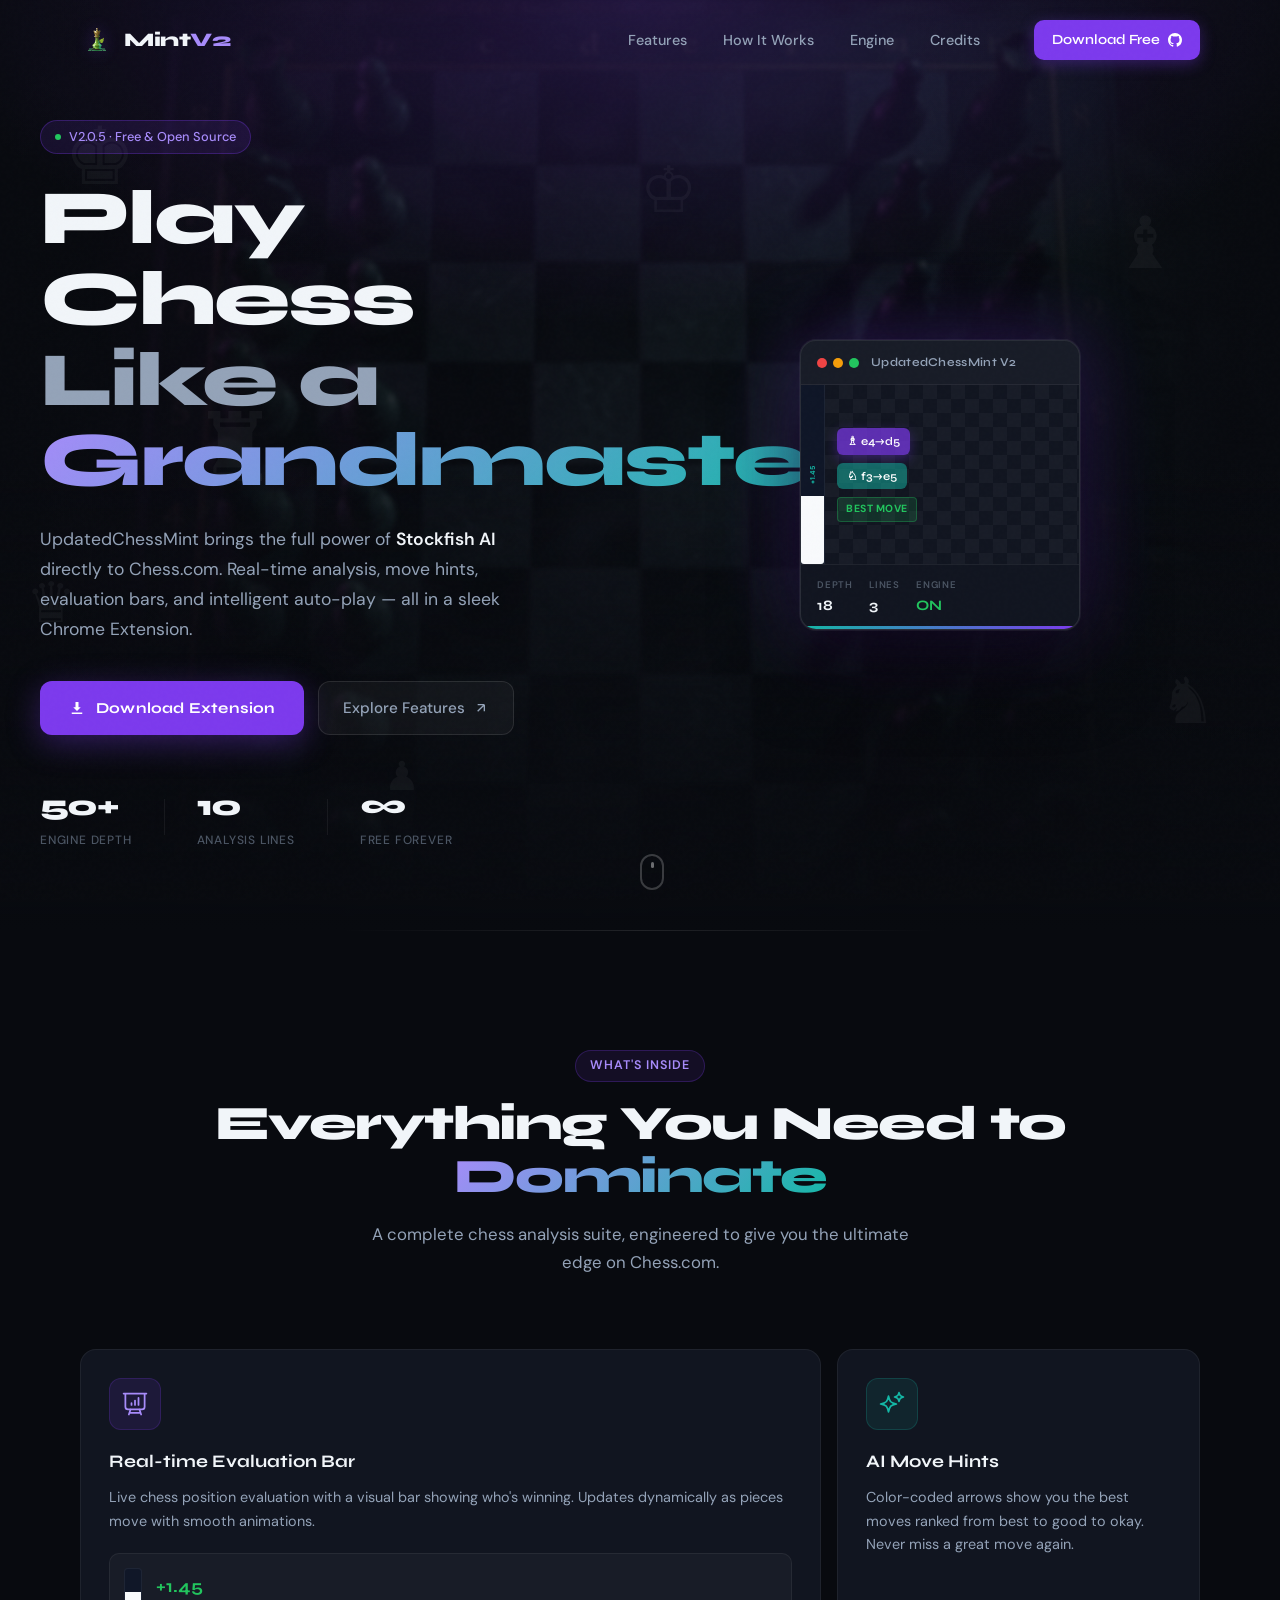
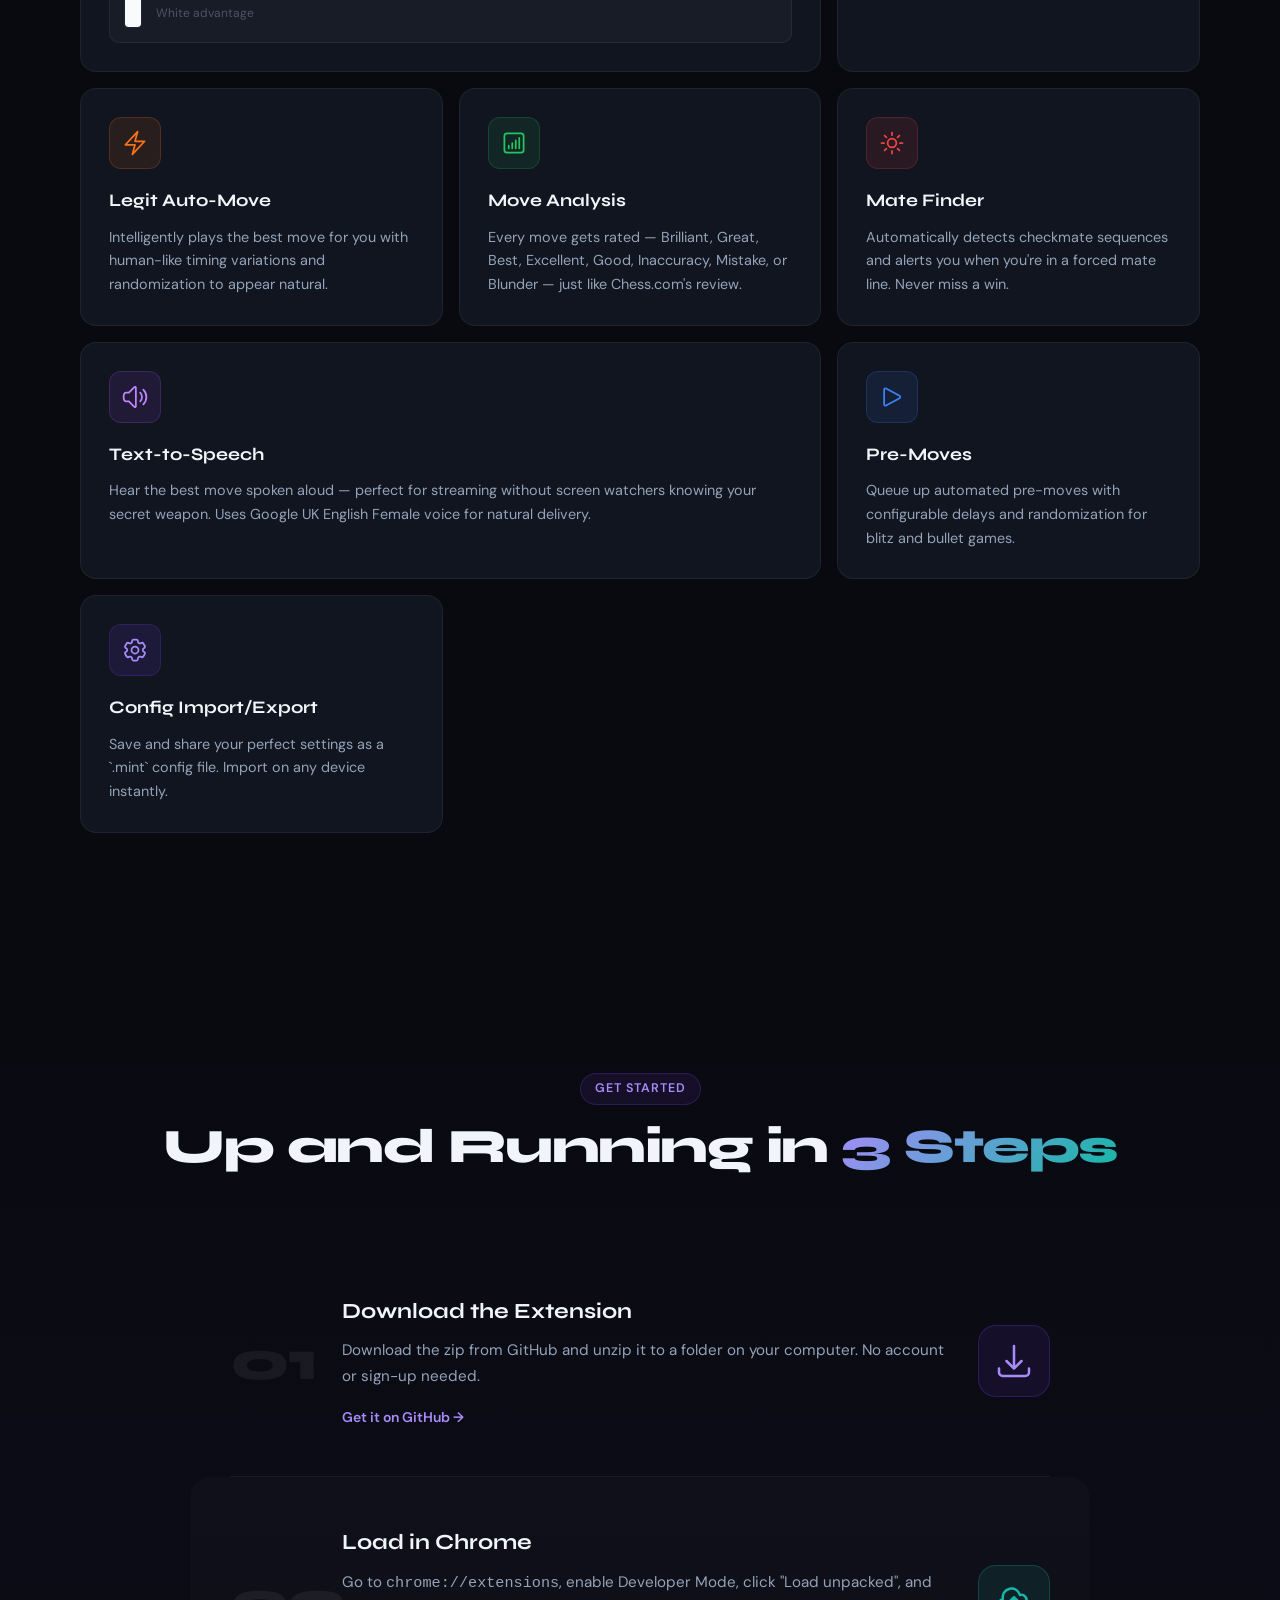
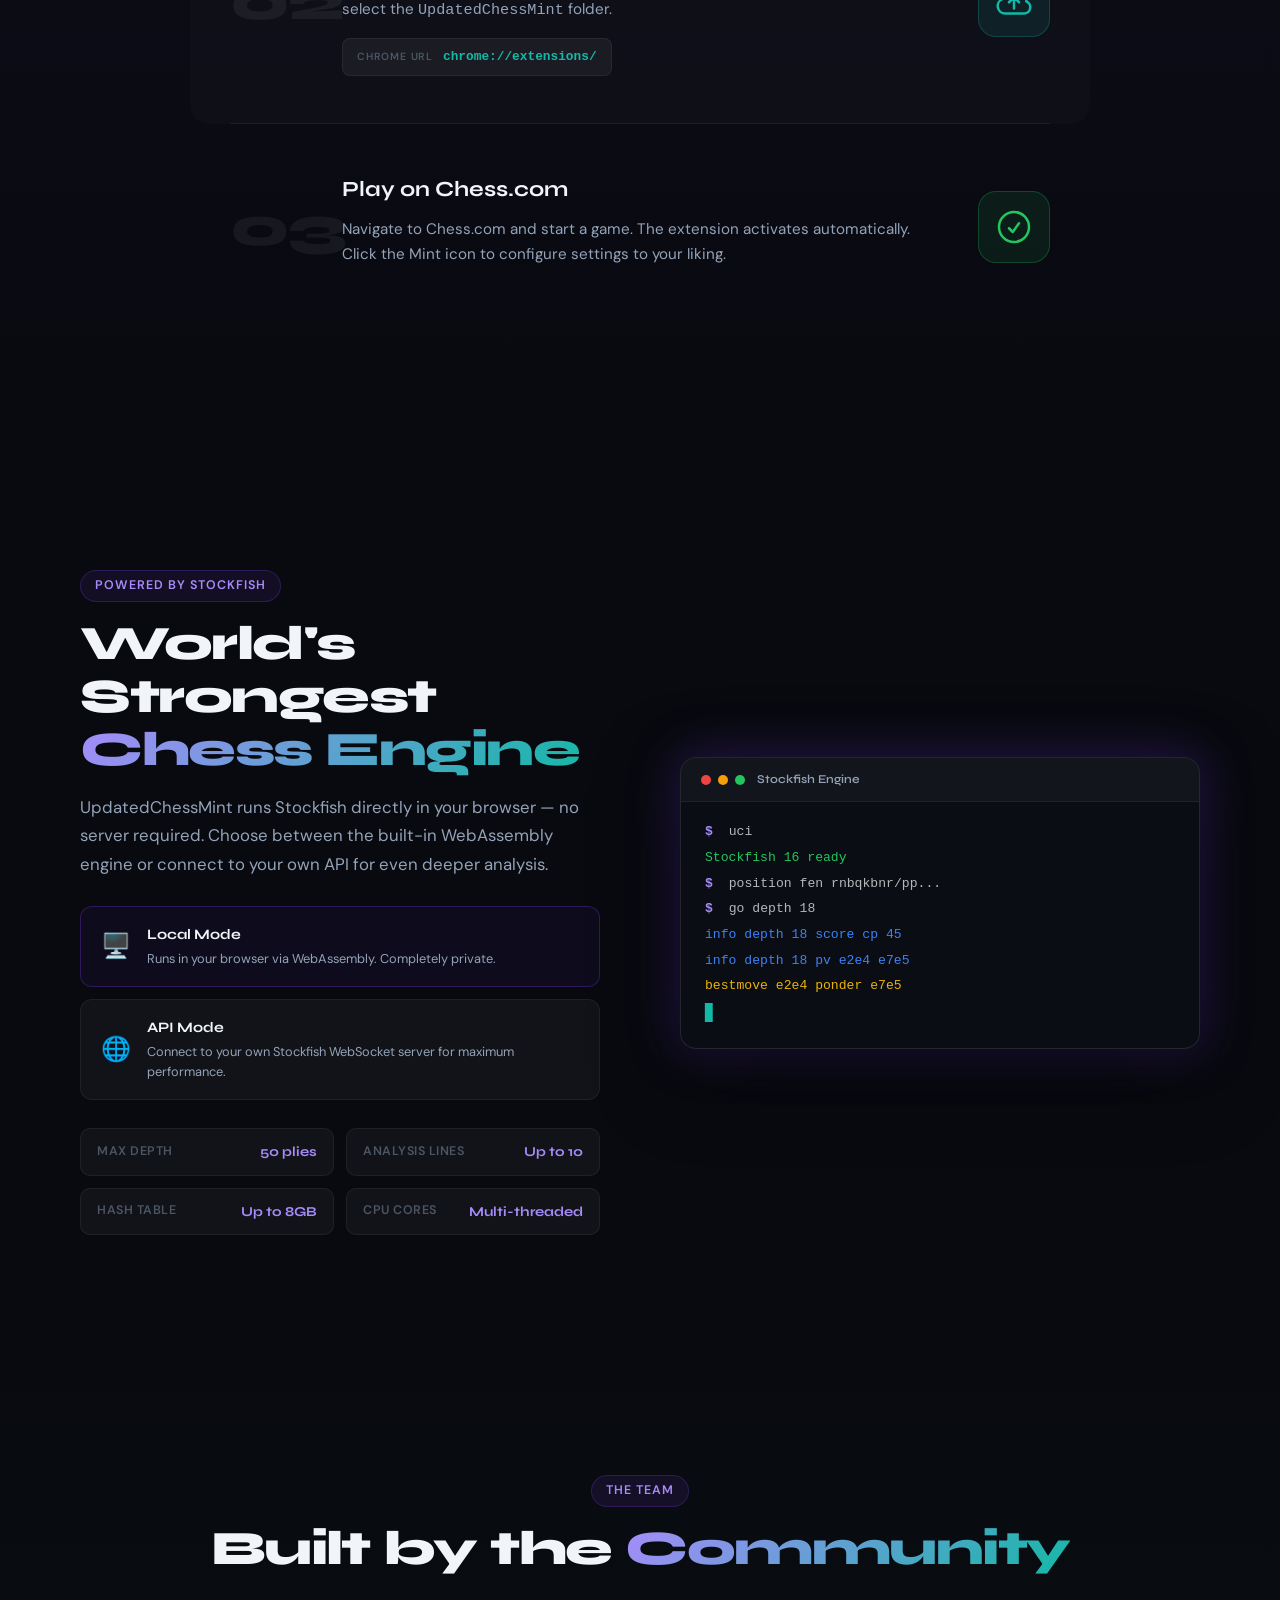
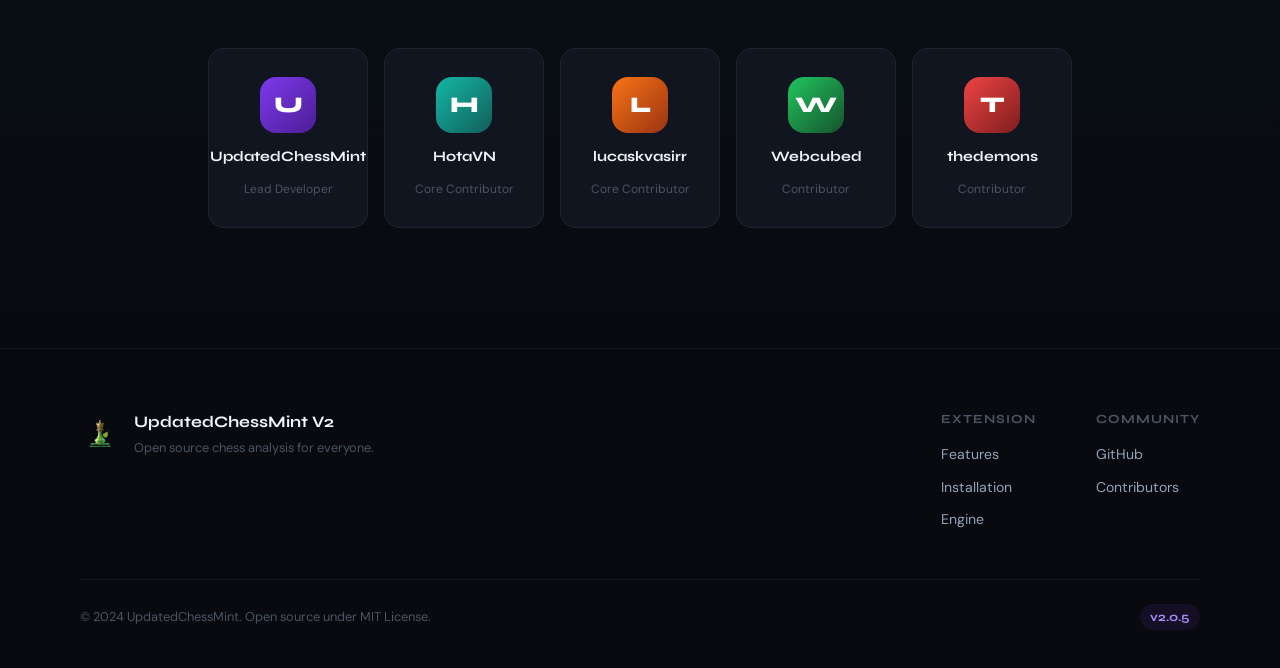
<file: website/index.html>
<!DOCTYPE html>
<html lang="en">

<head>
    <meta charset="UTF-8">
    <meta name="viewport" content="width=device-width, initial-scale=1.0">
    <title>UpdatedChessMint V2 — AI Chess Engine for Chess.com</title>
    <meta name="description"
        content="UpdatedChessMint V2 is a powerful Chrome Extension that brings Stockfish AI directly to Chess.com. Get real-time hints, evaluation bars, auto-move features, and more.">
    <meta name="keywords"
        content="chess engine, chess.com extension, stockfish, chess analysis, chess hints, chess auto move">
    <meta property="og:title" content="UpdatedChessMint V2 — AI Chess Engine">
    <meta property="og:description" content="The most powerful Chess.com Chrome Extension. Powered by Stockfish AI.">
    <link rel="preconnect" href="https://fonts.googleapis.com">
    <link rel="preconnect" href="https://fonts.gstatic.com" crossorigin>
    <link href="https://fonts.googleapis.com/css2?family=Syne:wght@400;500;600;700;800&family=DM+Sans:ital,opsz,wght@0,9..40,300;0,9..40,400;0,9..40,500;1,9..40,300&display=swap"
        rel="stylesheet">
    <link rel="stylesheet" href="style.css">
</head>

<body>
    <!-- Noise overlay -->
    <div class="noise-overlay"></div>

    <!-- Navigation -->
    <nav class="navbar" id="navbar">
        <div class="nav-container">
            <a href="#" class="nav-logo" id="nav-logo-link">
                <img src="img/logo.png" alt="UpdatedChessMint Logo" class="nav-logo-img">
                <span class="nav-logo-text">Mint<span class="nav-logo-accent">V2</span></span>
            </a>
            <ul class="nav-links" id="nav-links">
                <li><a href="#features" class="nav-link">Features</a></li>
                <li><a href="#how-it-works" class="nav-link">How It Works</a></li>
                <li><a href="#engine" class="nav-link">Engine</a></li>
                <li><a href="#credits" class="nav-link">Credits</a></li>
            </ul>
            <a href="https://github.com/MuajAmin/UpdatedChessMint" target="_blank" class="nav-cta" id="nav-cta-btn">
                <span>Download Free</span>
                <svg xmlns="http://www.w3.org/2000/svg" viewBox="0 0 16 16" fill="currentColor" width="14" height="14">
                    <path d="M8 0C3.58 0 0 3.58 0 8c0 3.54 2.29 6.53 5.47 7.59.4.07.55-.17.55-.38 0-.19-.01-.82-.01-1.49-2.01.37-2.53-.49-2.69-.94-.09-.23-.48-.94-.82-1.13-.28-.15-.68-.52-.01-.53.63-.01 1.08.58 1.23.82.72 1.21 1.87.87 2.33.66.07-.52.28-.87.51-1.07-1.78-.2-3.64-.89-3.64-3.95 0-.87.31-1.59.82-2.15-.08-.2-.36-1.02.08-2.12 0 0 .67-.21 2.2.82.64-.18 1.32-.27 2-.27.68 0 1.36.09 2 .27 1.53-1.04 2.2-.82 2.2-.82.44 1.1.16 1.92.08 2.12.51.56.82 1.27.82 2.15 0 3.07-1.87 3.75-3.65 3.95.29.25.54.73.54 1.48 0 1.07-.01 1.93-.01 2.2 0 .21.15.46.55.38A8.013 8.013 0 0016 8c0-4.42-3.58-8-8-8z" />
                </svg>
            </a>
            <button class="nav-hamburger" id="nav-hamburger" aria-label="Toggle menu">
                <span></span>
                <span></span>
                <span></span>
            </button>
        </div>
    </nav>

    <!-- Hero Section -->
    <section class="hero" id="hero">
        <div class="hero-bg">
            <img src="img/bg.png" alt="" class="hero-bg-img" aria-hidden="true">
            <div class="hero-bg-gradient"></div>
        </div>

        <!-- Floating chess pieces -->
        <div class="chess-pieces-bg" aria-hidden="true">
            <span class="chess-piece p1">♚</span>
            <span class="chess-piece p2">♛</span>
            <span class="chess-piece p3">♝</span>
            <span class="chess-piece p4">♞</span>
            <span class="chess-piece p5">♜</span>
            <span class="chess-piece p6">♟</span>
            <span class="chess-piece p7">♔</span>
            <span class="chess-piece p8">♕</span>
        </div>

        <div class="hero-content">
            <div class="hero-badge" id="hero-badge">
                <span class="badge-dot"></span>
                <span>V2.0.5 · Free & Open Source</span>
            </div>
            <h1 class="hero-title" id="hero-title">
                <span class="hero-title-line">Play Chess</span>
                <span class="hero-title-line accent-line">Like a <span class="hero-gradient-text">Grandmaster</span></span>
            </h1>
            <p class="hero-description" id="hero-desc">
                UpdatedChessMint brings the full power of <strong>Stockfish AI</strong> directly to Chess.com.
                Real-time analysis, move hints, evaluation bars, and intelligent auto-play — all in a sleek Chrome Extension.
            </p>
            <div class="hero-actions" id="hero-actions">
                <a href="https://github.com/MuajAmin/UpdatedChessMint" target="_blank" class="btn-primary" id="hero-download-btn">
                    <svg xmlns="http://www.w3.org/2000/svg" viewBox="0 0 24 24" fill="currentColor" width="18" height="18">
                        <path d="M12 16l-5-5h3V4h4v7h3l-5 5zM5 18h14v2H5v-2z" />
                    </svg>
                    Download Extension
                </a>
                <a href="#features" class="btn-secondary" id="hero-features-btn">
                    Explore Features
                    <svg xmlns="http://www.w3.org/2000/svg" viewBox="0 0 24 24" fill="none" stroke="currentColor" stroke-width="2" width="16" height="16">
                        <path d="M7 17L17 7M17 7H7M17 7v10" />
                    </svg>
                </a>
            </div>
            <div class="hero-stats" id="hero-stats">
                <div class="stat-item">
                    <span class="stat-number">50+</span>
                    <span class="stat-label">Engine Depth</span>
                </div>
                <div class="stat-divider"></div>
                <div class="stat-item">
                    <span class="stat-number">10</span>
                    <span class="stat-label">Analysis Lines</span>
                </div>
                <div class="stat-divider"></div>
                <div class="stat-item">
                    <span class="stat-number">∞</span>
                    <span class="stat-label">Free Forever</span>
                </div>
            </div>
        </div>

        <!-- Hero screenshot/mockup -->
        <div class="hero-visual" id="hero-visual">
            <div class="hero-extension-mockup">
                <div class="mockup-header">
                    <div class="mockup-dots">
                        <span class="dot red"></span>
                        <span class="dot yellow"></span>
                        <span class="dot green"></span>
                    </div>
                    <span class="mockup-title">UpdatedChessMint V2</span>
                </div>
                <div class="mockup-body">
                    <div class="mockup-eval-bar">
                        <div class="eval-fill" style="height: 38%"></div>
                        <span class="eval-label">+1.45</span>
                    </div>
                    <div class="mockup-board">
                        <div class="board-grid">
                            <div class="board-hint top-move">♗ e4→d5</div>
                            <div class="board-hint second-move">♘ f3→e5</div>
                            <div class="board-badge">BEST MOVE</div>
                        </div>
                    </div>
                </div>
                <div class="mockup-footer">
                    <div class="mockup-stat">
                        <span class="ms-label">DEPTH</span>
                        <span class="ms-val">18</span>
                    </div>
                    <div class="mockup-stat">
                        <span class="ms-label">LINES</span>
                        <span class="ms-val">3</span>
                    </div>
                    <div class="mockup-stat">
                        <span class="ms-label">ENGINE</span>
                        <span class="ms-val ms-on">ON</span>
                    </div>
                    <div class="mockup-depth-bar">
                        <div class="depth-fill" id="depth-fill"></div>
                    </div>
                </div>
            </div>
        </div>

        <!-- Scroll cue -->
        <a href="#features" class="scroll-cue" id="scroll-cue" aria-label="Scroll down">
            <div class="scroll-mouse">
                <div class="scroll-wheel"></div>
            </div>
        </a>
    </section>

    <!-- Features Section -->
    <section class="features-section" id="features">
        <div class="section-container">
            <div class="section-header">
                <div class="section-tag">What's Inside</div>
                <h2 class="section-title">Everything You Need to <span class="gradient-text">Dominate</span></h2>
                <p class="section-desc">A complete chess analysis suite, engineered to give you the ultimate edge on Chess.com.</p>
            </div>

            <div class="features-grid">
                <div class="feature-card card-large" id="feat-1">
                    <div class="feature-icon">
                        <svg xmlns="http://www.w3.org/2000/svg" viewBox="0 0 24 24" fill="none" stroke="currentColor" stroke-width="1.5" width="28" height="28">
                            <path stroke-linecap="round" stroke-linejoin="round" d="M3.75 3v11.25A2.25 2.25 0 006 16.5h2.25M3.75 3h-1.5m1.5 0h16.5m0 0h1.5m-1.5 0v11.25A2.25 2.25 0 0118 16.5h-2.25m-7.5 0h7.5m-7.5 0l-1 3m8.5-3l1 3m0 0l.5 1.5m-.5-1.5h-9.5m0 0l-.5 1.5M9 11.25v1.5M12 9v3.75m3-6v6" />
                        </svg>
                    </div>
                    <h3 class="feature-title">Real-time Evaluation Bar</h3>
                    <p class="feature-desc">Live chess position evaluation with a visual bar showing who's winning. Updates dynamically as pieces move with smooth animations.</p>
                    <div class="feature-demo eval-demo">
                        <div class="mini-eval-bar">
                            <div class="mini-eval-white" style="height: 62%"></div>
                        </div>
                        <div class="mini-eval-labels">
                            <span>+1.45</span>
                            <span>White advantage</span>
                        </div>
                    </div>
                </div>

                <div class="feature-card" id="feat-2">
                    <div class="feature-icon icon-teal">
                        <svg xmlns="http://www.w3.org/2000/svg" viewBox="0 0 24 24" fill="none" stroke="currentColor" stroke-width="1.5" width="28" height="28">
                            <path stroke-linecap="round" stroke-linejoin="round" d="M9.813 15.904L9 18.75l-.813-2.846a4.5 4.5 0 00-3.09-3.09L2.25 12l2.846-.813a4.5 4.5 0 003.09-3.09L9 5.25l.813 2.846a4.5 4.5 0 003.09 3.09L15.75 12l-2.846.813a4.5 4.5 0 00-3.09 3.09zM18.259 8.715L18 9.75l-.259-1.035a3.375 3.375 0 00-2.455-2.456L14.25 6l1.036-.259a3.375 3.375 0 002.455-2.456L18 2.25l.259 1.035a3.375 3.375 0 002.456 2.456L21.75 6l-1.035.259a3.375 3.375 0 00-2.456 2.456z" />
                        </svg>
                    </div>
                    <h3 class="feature-title">AI Move Hints</h3>
                    <p class="feature-desc">Color-coded arrows show you the best moves ranked from best to good to okay. Never miss a great move again.</p>
                </div>

                <div class="feature-card" id="feat-3">
                    <div class="feature-icon icon-orange">
                        <svg xmlns="http://www.w3.org/2000/svg" viewBox="0 0 24 24" fill="none" stroke="currentColor" stroke-width="1.5" width="28" height="28">
                            <path stroke-linecap="round" stroke-linejoin="round" d="M3.75 13.5l10.5-11.25L12 10.5h8.25L9.75 21.75 12 13.5H3.75z" />
                        </svg>
                    </div>
                    <h3 class="feature-title">Legit Auto-Move</h3>
                    <p class="feature-desc">Intelligently plays the best move for you with human-like timing variations and randomization to appear natural.</p>
                </div>

                <div class="feature-card" id="feat-4">
                    <div class="feature-icon icon-green">
                        <svg xmlns="http://www.w3.org/2000/svg" viewBox="0 0 24 24" fill="none" stroke="currentColor" stroke-width="1.5" width="28" height="28">
                            <path stroke-linecap="round" stroke-linejoin="round" d="M7.5 14.25v2.25m3-4.5v4.5m3-6.75v6.75m3-9v9M6 20.25h12A2.25 2.25 0 0020.25 18V6A2.25 2.25 0 0018 3.75H6A2.25 2.25 0 003.75 6v12A2.25 2.25 0 006 20.25z" />
                        </svg>
                    </div>
                    <h3 class="feature-title">Move Analysis</h3>
                    <p class="feature-desc">Every move gets rated — Brilliant, Great, Best, Excellent, Good, Inaccuracy, Mistake, or Blunder — just like Chess.com's review.</p>
                </div>

                <div class="feature-card" id="feat-5">
                    <div class="feature-icon icon-red">
                        <svg xmlns="http://www.w3.org/2000/svg" viewBox="0 0 24 24" fill="none" stroke="currentColor" stroke-width="1.5" width="28" height="28">
                            <path stroke-linecap="round" stroke-linejoin="round" d="M12 3v2.25m6.364.386l-1.591 1.591M21 12h-2.25m-.386 6.364l-1.591-1.591M12 18.75V21m-4.773-4.227l-1.591 1.591M5.25 12H3m4.227-4.773L5.636 5.636M15.75 12a3.75 3.75 0 11-7.5 0 3.75 3.75 0 017.5 0z" />
                        </svg>
                    </div>
                    <h3 class="feature-title">Mate Finder</h3>
                    <p class="feature-desc">Automatically detects checkmate sequences and alerts you when you're in a forced mate line. Never miss a win.</p>
                </div>

                <div class="feature-card card-wide" id="feat-6">
                    <div class="feature-icon icon-purple">
                        <svg xmlns="http://www.w3.org/2000/svg" viewBox="0 0 24 24" fill="none" stroke="currentColor" stroke-width="1.5" width="28" height="28">
                            <path stroke-linecap="round" stroke-linejoin="round" d="M19.114 5.636a9 9 0 010 12.728M16.463 8.288a5.25 5.25 0 010 7.424M6.75 8.25l4.72-4.72a.75.75 0 011.28.53v15.88a.75.75 0 01-1.28.53l-4.72-4.72H4.51c-.88 0-1.704-.507-1.938-1.354A9.01 9.01 0 012.25 12c0-.83.112-1.633.322-2.396C2.806 8.756 3.63 8.25 4.51 8.25H6.75z" />
                        </svg>
                    </div>
                    <h3 class="feature-title">Text-to-Speech</h3>
                    <p class="feature-desc">Hear the best move spoken aloud — perfect for streaming without screen watchers knowing your secret weapon. Uses Google UK English Female voice for natural delivery.</p>
                </div>

                <div class="feature-card" id="feat-7">
                    <div class="feature-icon icon-blue">
                        <svg xmlns="http://www.w3.org/2000/svg" viewBox="0 0 24 24" fill="none" stroke="currentColor" stroke-width="1.5" width="28" height="28">
                            <path stroke-linecap="round" stroke-linejoin="round" d="M5.25 5.653c0-.856.917-1.398 1.667-.986l11.54 6.348a1.125 1.125 0 010 1.971l-11.54 6.347a1.125 1.125 0 01-1.667-.985V5.653z" />
                        </svg>
                    </div>
                    <h3 class="feature-title">Pre-Moves</h3>
                    <p class="feature-desc">Queue up automated pre-moves with configurable delays and randomization for blitz and bullet games.</p>
                </div>

                <div class="feature-card" id="feat-8">
                    <div class="feature-icon">
                        <svg xmlns="http://www.w3.org/2000/svg" viewBox="0 0 24 24" fill="none" stroke="currentColor" stroke-width="1.5" width="28" height="28">
                            <path stroke-linecap="round" stroke-linejoin="round" d="M9.594 3.94c.09-.542.56-.94 1.11-.94h2.593c.55 0 1.02.398 1.11.94l.213 1.281c.063.374.313.686.645.87.074.04.147.083.22.127.324.196.72.257 1.075.124l1.217-.456a1.125 1.125 0 011.37.49l1.296 2.247a1.125 1.125 0 01-.26 1.431l-1.003.827c-.293.24-.438.613-.431.992a6.759 6.759 0 010 .255c-.007.378.138.75.43.99l1.005.828c.424.35.534.954.26 1.43l-1.298 2.247a1.125 1.125 0 01-1.369.491l-1.217-.456c-.355-.133-.75-.072-1.076.124a6.57 6.57 0 01-.22.128c-.331.183-.581.495-.644.869l-.213 1.28c-.09.543-.56.941-1.11.941h-2.594c-.55 0-1.02-.398-1.11-.94l-.213-1.281c-.062-.374-.312-.686-.644-.87a6.52 6.52 0 01-.22-.127c-.325-.196-.72-.257-1.076-.124l-1.217.456a1.125 1.125 0 01-1.369-.49l-1.297-2.247a1.125 1.125 0 01.26-1.431l1.004-.827c.292-.24.437-.613.43-.992a6.932 6.932 0 010-.255c.007-.378-.138-.75-.43-.99l-1.004-.828a1.125 1.125 0 01-.26-1.43l1.297-2.247a1.125 1.125 0 011.37-.491l1.216.456c.356.133.751.072 1.076-.124.072-.044.146-.087.22-.128.332-.183.582-.495.644-.869l.214-1.281z" />
                            <path stroke-linecap="round" stroke-linejoin="round" d="M15 12a3 3 0 11-6 0 3 3 0 016 0z" />
                        </svg>
                    </div>
                    <h3 class="feature-title">Config Import/Export</h3>
                    <p class="feature-desc">Save and share your perfect settings as a `.mint` config file. Import on any device instantly.</p>
                </div>
            </div>
        </div>
    </section>

    <!-- How It Works -->
    <section class="how-section" id="how-it-works">
        <div class="section-container">
            <div class="section-header">
                <div class="section-tag">Get Started</div>
                <h2 class="section-title">Up and Running in <span class="gradient-text">3 Steps</span></h2>
            </div>

            <div class="steps-container">
                <div class="step" id="step-1">
                    <div class="step-number">01</div>
                    <div class="step-content">
                        <h3 class="step-title">Download the Extension</h3>
                        <p class="step-desc">Download the zip from GitHub and unzip it to a folder on your computer. No account or sign-up needed.</p>
                        <a href="https://github.com/MuajAmin/UpdatedChessMint" target="_blank" class="step-link">
                            Get it on GitHub →
                        </a>
                    </div>
                    <div class="step-visual sv-1">
                        <div class="step-icon-wrap">
                            <svg xmlns="http://www.w3.org/2000/svg" viewBox="0 0 24 24" fill="none" stroke="currentColor" stroke-width="1.5" width="40" height="40">
                                <path stroke-linecap="round" stroke-linejoin="round" d="M3 16.5v2.25A2.25 2.25 0 005.25 21h13.5A2.25 2.25 0 0021 18.75V16.5M16.5 12L12 16.5m0 0L7.5 12m4.5 4.5V3" />
                            </svg>
                        </div>
                    </div>
                </div>

                <div class="step step-alt" id="step-2">
                    <div class="step-number">02</div>
                    <div class="step-content">
                        <h3 class="step-title">Load in Chrome</h3>
                        <p class="step-desc">Go to <code>chrome://extensions</code>, enable Developer Mode, click "Load unpacked", and select the <code>UpdatedChessMint</code> folder.</p>
                        <div class="step-code">
                            <span class="code-label">Chrome URL</span>
                            <code>chrome://extensions/</code>
                        </div>
                    </div>
                    <div class="step-visual sv-2">
                        <div class="step-icon-wrap icon-teal">
                            <svg xmlns="http://www.w3.org/2000/svg" viewBox="0 0 24 24" fill="none" stroke="currentColor" stroke-width="1.5" width="40" height="40">
                                <path stroke-linecap="round" stroke-linejoin="round" d="M12 16.5V9.75m0 0l3 3m-3-3l-3 3M6.75 19.5a4.5 4.5 0 01-1.41-8.775 5.25 5.25 0 0110.233-2.33 3 3 0 013.758 3.848A3.752 3.752 0 0118 19.5H6.75z" />
                            </svg>
                        </div>
                    </div>
                </div>

                <div class="step" id="step-3">
                    <div class="step-number">03</div>
                    <div class="step-content">
                        <h3 class="step-title">Play on Chess.com</h3>
                        <p class="step-desc">Navigate to Chess.com and start a game. The extension activates automatically. Click the Mint icon to configure settings to your liking.</p>
                    </div>
                    <div class="step-visual sv-3">
                        <div class="step-icon-wrap icon-green">
                            <svg xmlns="http://www.w3.org/2000/svg" viewBox="0 0 24 24" fill="none" stroke="currentColor" stroke-width="1.5" width="40" height="40">
                                <path stroke-linecap="round" stroke-linejoin="round" d="M9 12.75L11.25 15 15 9.75M21 12a9 9 0 11-18 0 9 9 0 0118 0z" />
                            </svg>
                        </div>
                    </div>
                </div>
            </div>
        </div>
    </section>

    <!-- Engine Section -->
    <section class="engine-section" id="engine">
        <div class="section-container">
            <div class="engine-grid">
                <div class="engine-content">
                    <div class="section-tag">Powered by Stockfish</div>
                    <h2 class="section-title">World's Strongest <span class="gradient-text">Chess Engine</span></h2>
                    <p class="section-desc">UpdatedChessMint runs Stockfish directly in your browser — no server required. Choose between the built-in WebAssembly engine or connect to your own API for even deeper analysis.</p>

                    <div class="engine-options">
                        <div class="engine-option active" id="eng-local">
                            <div class="eo-icon">🖥️</div>
                            <div class="eo-text">
                                <strong>Local Mode</strong>
                                <span>Runs in your browser via WebAssembly. Completely private.</span>
                            </div>
                        </div>
                        <div class="engine-option" id="eng-api">
                            <div class="eo-icon">🌐</div>
                            <div class="eo-text">
                                <strong>API Mode</strong>
                                <span>Connect to your own Stockfish WebSocket server for maximum performance.</span>
                            </div>
                        </div>
                    </div>

                    <div class="engine-specs">
                        <div class="spec-item">
                            <span class="spec-label">Max Depth</span>
                            <span class="spec-value">50 plies</span>
                        </div>
                        <div class="spec-item">
                            <span class="spec-label">Analysis Lines</span>
                            <span class="spec-value">Up to 10</span>
                        </div>
                        <div class="spec-item">
                            <span class="spec-label">Hash Table</span>
                            <span class="spec-value">Up to 8GB</span>
                        </div>
                        <div class="spec-item">
                            <span class="spec-label">CPU Cores</span>
                            <span class="spec-value">Multi-threaded</span>
                        </div>
                    </div>
                </div>

                <div class="engine-visual">
                    <div class="engine-terminal">
                        <div class="terminal-header">
                            <div class="term-dots">
                                <span class="dot red"></span>
                                <span class="dot yellow"></span>
                                <span class="dot green"></span>
                            </div>
                            <span class="term-title">Stockfish Engine</span>
                        </div>
                        <div class="terminal-body" id="terminal-body">
                            <div class="term-line"><span class="term-prefix">$</span> uci</div>
                            <div class="term-line delay-1"><span class="term-green">Stockfish 16 ready</span></div>
                            <div class="term-line delay-2"><span class="term-prefix">$</span> position fen rnbqkbnr/pp...</div>
                            <div class="term-line delay-3"><span class="term-prefix">$</span> go depth 18</div>
                            <div class="term-line delay-4"><span class="term-blue">info depth 18 score cp 45</span></div>
                            <div class="term-line delay-5"><span class="term-blue">info depth 18 pv e2e4 e7e5</span></div>
                            <div class="term-line delay-6"><span class="term-yellow">bestmove e2e4 ponder e7e5</span></div>
                            <div class="term-cursor">▋</div>
                        </div>
                    </div>
                </div>
            </div>
        </div>
    </section>

    <!-- Credits Section -->
    <section class="credits-section" id="credits">
        <div class="section-container">
            <div class="section-header">
                <div class="section-tag">The Team</div>
                <h2 class="section-title">Built by the <span class="gradient-text">Community</span></h2>
            </div>
            <div class="credits-grid">
                <div class="credit-card" id="cc-1">
                    <div class="credit-avatar">U</div>
                    <h3 class="credit-name">UpdatedChessMint</h3>
                    <p class="credit-role">Lead Developer</p>
                </div>
                <div class="credit-card" id="cc-2">
                    <div class="credit-avatar ca-teal">H</div>
                    <h3 class="credit-name">HotaVN</h3>
                    <p class="credit-role">Core Contributor</p>
                </div>
                <div class="credit-card" id="cc-3">
                    <div class="credit-avatar ca-orange">L</div>
                    <h3 class="credit-name">lucaskvasirr</h3>
                    <p class="credit-role">Core Contributor</p>
                </div>
                <div class="credit-card" id="cc-4">
                    <div class="credit-avatar ca-green">W</div>
                    <h3 class="credit-name">Webcubed</h3>
                    <p class="credit-role">Contributor</p>
                </div>
                <div class="credit-card" id="cc-5">
                    <div class="credit-avatar ca-red">T</div>
                    <h3 class="credit-name">thedemons</h3>
                    <p class="credit-role">Contributor</p>
                </div>
            </div>
        </div>
    </section>

    <!-- Footer -->
    <footer class="footer">
        <div class="footer-container">
            <div class="footer-top">
                <div class="footer-brand">
                    <img src="img/logo.png" alt="UpdatedChessMint" class="footer-logo">
                    <div>
                        <h3 class="footer-brand-name">UpdatedChessMint V2</h3>
                        <p class="footer-brand-tagline">Open source chess analysis for everyone.</p>
                    </div>
                </div>
                <div class="footer-links">
                    <div class="footer-link-group">
                        <h4 class="footer-link-title">Extension</h4>
                        <a href="#features">Features</a>
                        <a href="#how-it-works">Installation</a>
                        <a href="#engine">Engine</a>
                    </div>
                    <div class="footer-link-group">
                        <h4 class="footer-link-title">Community</h4>
                        <a href="https://github.com/MuajAmin/UpdatedChessMint" target="_blank">GitHub</a>
                        <a href="#credits">Contributors</a>
                    </div>
                </div>
            </div>
            <div class="footer-bottom">
                <p class="footer-copy">© 2024 UpdatedChessMint. Open source under MIT License.</p>
                <p class="footer-version">v2.0.5</p>
            </div>
        </div>
    </footer>

    <script src="script.js"></script>
</body>

</html>
</file>
<file: website/style.css>
/* ============================
   RESET & CUSTOM PROPERTIES
   ============================ */
*, *::before, *::after {
    margin: 0;
    padding: 0;
    box-sizing: border-box;
}

:root {
    /* Color Palette */
    --bg-void: #080a0f;
    --bg-deep: #0d1018;
    --bg-card: #111520;
    --bg-card-hover: #161c2a;
    --bg-surface: rgba(255,255,255,0.04);
    --bg-surface-hover: rgba(255,255,255,0.07);

    --accent-purple: #7c3aed;
    --accent-purple-light: #a78bfa;
    --accent-purple-glow: rgba(124, 58, 237, 0.35);
    --accent-teal: #14b8a6;
    --accent-teal-glow: rgba(20, 184, 166, 0.35);
    --accent-orange: #f97316;
    --accent-green: #22c55e;
    --accent-red: #ef4444;
    --accent-blue: #3b82f6;
    --accent-yellow: #eab308;

    --text-primary: #f1f5f9;
    --text-secondary: #94a3b8;
    --text-muted: #4b5563;
    --text-accent: #a78bfa;

    --border-subtle: rgba(255,255,255,0.06);
    --border-medium: rgba(255,255,255,0.1);
    --border-purple: rgba(124, 58, 237, 0.3);

    /* Typography */
    --font-display: 'Syne', sans-serif;
    --font-body: 'DM Sans', sans-serif;

    /* Spacing */
    --section-padding: 120px;
    --container-max: 1200px;

    /* Transitions */
    --transition-fast: 150ms cubic-bezier(0.4, 0, 0.2, 1);
    --transition-smooth: 300ms cubic-bezier(0.4, 0, 0.2, 1);
    --transition-bounce: 400ms cubic-bezier(0.34, 1.56, 0.64, 1);
}

/* ============================
   BASE
   ============================ */
html {
    scroll-behavior: smooth;
    font-size: 16px;
}

body {
    background-color: var(--bg-void);
    color: var(--text-primary);
    font-family: var(--font-body);
    line-height: 1.6;
    overflow-x: hidden;
    -webkit-font-smoothing: antialiased;
    -moz-osx-font-smoothing: grayscale;
}

/* Noise overlay for texture */
.noise-overlay {
    position: fixed;
    inset: 0;
    background-image: url("data:image/svg+xml,%3Csvg viewBox='0 0 256 256' xmlns='http://www.w3.org/2000/svg'%3E%3Cfilter id='noise'%3E%3CfeTurbulence type='fractalNoise' baseFrequency='0.9' numOctaves='4' stitchTiles='stitch'/%3E%3C/filter%3E%3Crect width='100%25' height='100%25' filter='url(%23noise)' opacity='0.03'/%3E%3C/svg%3E");
    pointer-events: none;
    z-index: 9999;
    opacity: 0.4;
}

a {
    color: inherit;
    text-decoration: none;
}

/* ============================
   SCROLLBAR
   ============================ */
::-webkit-scrollbar { width: 5px; }
::-webkit-scrollbar-track { background: var(--bg-void); }
::-webkit-scrollbar-thumb { background: var(--accent-purple); border-radius: 10px; }

/* ============================
   NAVIGATION
   ============================ */
.navbar {
    position: fixed;
    top: 0;
    left: 0;
    right: 0;
    z-index: 1000;
    padding: 0;
    transition: background var(--transition-smooth), box-shadow var(--transition-smooth), padding var(--transition-smooth);
}

.navbar.scrolled {
    background: rgba(8, 10, 15, 0.9);
    backdrop-filter: blur(20px);
    -webkit-backdrop-filter: blur(20px);
    box-shadow: 0 1px 0 var(--border-subtle), 0 8px 32px rgba(0,0,0,0.4);
}

.nav-container {
    max-width: var(--container-max);
    margin: 0 auto;
    padding: 20px 40px;
    display: flex;
    align-items: center;
    gap: 40px;
    transition: padding var(--transition-smooth);
}

.navbar.scrolled .nav-container {
    padding: 14px 40px;
}

.nav-logo {
    display: flex;
    align-items: center;
    gap: 10px;
    flex-shrink: 0;
}

.nav-logo-img {
    width: 34px;
    height: 34px;
    border-radius: 8px;
    object-fit: contain;
    filter: drop-shadow(0 0 8px var(--accent-purple-glow));
}

.nav-logo-text {
    font-family: var(--font-display);
    font-size: 1.2rem;
    font-weight: 800;
    color: var(--text-primary);
    letter-spacing: -0.5px;
}

.nav-logo-accent {
    color: var(--accent-purple-light);
}

.nav-links {
    display: flex;
    list-style: none;
    gap: 8px;
    margin-left: auto;
}

.nav-link {
    padding: 7px 14px;
    border-radius: 8px;
    font-size: 0.9rem;
    font-weight: 500;
    color: var(--text-secondary);
    transition: color var(--transition-fast), background var(--transition-fast);
}

.nav-link:hover {
    color: var(--text-primary);
    background: var(--bg-surface);
}

.nav-cta {
    display: flex;
    align-items: center;
    gap: 8px;
    padding: 9px 18px;
    background: var(--accent-purple);
    color: white;
    border-radius: 10px;
    font-size: 0.875rem;
    font-weight: 600;
    font-family: var(--font-display);
    transition: background var(--transition-fast), transform var(--transition-fast), box-shadow var(--transition-fast);
    box-shadow: 0 4px 15px var(--accent-purple-glow);
    white-space: nowrap;
}

.nav-cta:hover {
    background: #6d28d9;
    transform: translateY(-1px);
    box-shadow: 0 6px 20px var(--accent-purple-glow);
}

.nav-hamburger {
    display: none;
    flex-direction: column;
    gap: 5px;
    background: none;
    border: none;
    cursor: pointer;
    padding: 8px;
    margin-left: auto;
}

.nav-hamburger span {
    display: block;
    width: 22px;
    height: 2px;
    background: var(--text-primary);
    border-radius: 2px;
    transition: transform var(--transition-smooth), opacity var(--transition-smooth);
}

/* ============================
   HERO SECTION
   ============================ */
.hero {
    position: relative;
    min-height: 100vh;
    display: flex;
    align-items: center;
    overflow: hidden;
    padding: 120px 40px 80px;
}

.hero-bg {
    position: absolute;
    inset: 0;
    z-index: 0;
}

.hero-bg-img {
    width: 100%;
    height: 100%;
    object-fit: cover;
    opacity: 0.15;
    filter: blur(2px);
}

.hero-bg-gradient {
    position: absolute;
    inset: 0;
    background:
        radial-gradient(ellipse 80% 50% at 50% 0%, rgba(124, 58, 237, 0.2) 0%, transparent 70%),
        linear-gradient(to bottom, transparent 50%, var(--bg-void) 100%),
        linear-gradient(to right, var(--bg-void) 0%, transparent 30%, transparent 70%, var(--bg-void) 100%);
}

/* Floating chess pieces */
.chess-pieces-bg {
    position: absolute;
    inset: 0;
    z-index: 1;
    pointer-events: none;
    overflow: hidden;
}

.chess-piece {
    position: absolute;
    font-size: 4rem;
    opacity: 0.04;
    animation: float-piece linear infinite;
    user-select: none;
    filter: blur(0.5px);
}

.p1 { top: 10%; left: 5%; animation-duration: 22s; animation-delay: 0s; font-size: 5rem; }
.p2 { top: 60%; left: 2%; animation-duration: 28s; animation-delay: -5s; font-size: 3.5rem; }
.p3 { top: 20%; right: 8%; animation-duration: 20s; animation-delay: -8s; font-size: 4.5rem; }
.p4 { top: 70%; right: 5%; animation-duration: 25s; animation-delay: -3s; }
.p5 { top: 40%; left: 15%; animation-duration: 30s; animation-delay: -12s; font-size: 6rem; }
.p6 { top: 80%; left: 30%; animation-duration: 18s; animation-delay: -1s; font-size: 2.5rem; }
.p7 { top: 15%; left: 50%; animation-duration: 24s; animation-delay: -6s; }
.p8 { top: 50%; right: 20%; animation-duration: 26s; animation-delay: -9s; font-size: 5.5rem; }

@keyframes float-piece {
    0%, 100% { transform: translateY(0) rotate(0deg); opacity: 0.04; }
    25% { transform: translateY(-20px) rotate(3deg); opacity: 0.06; }
    50% { transform: translateY(10px) rotate(-2deg); opacity: 0.03; }
    75% { transform: translateY(-15px) rotate(1deg); opacity: 0.05; }
}

.hero-content {
    position: relative;
    z-index: 2;
    max-width: 600px;
    flex: 1;
}

.hero-badge {
    display: inline-flex;
    align-items: center;
    gap: 8px;
    padding: 6px 14px;
    background: rgba(124, 58, 237, 0.12);
    border: 1px solid rgba(124, 58, 237, 0.3);
    border-radius: 50px;
    font-size: 0.8rem;
    font-weight: 500;
    color: var(--accent-purple-light);
    margin-bottom: 24px;
    animation: fade-up 0.6s ease forwards;
    opacity: 0;
    animation-delay: 0.1s;
}

.badge-dot {
    width: 6px;
    height: 6px;
    background: var(--accent-green);
    border-radius: 50%;
    animation: pulse-dot 2s ease-in-out infinite;
}

@keyframes pulse-dot {
    0%, 100% { box-shadow: 0 0 0 0 rgba(34, 197, 94, 0.4); }
    50% { box-shadow: 0 0 0 5px rgba(34, 197, 94, 0); }
}

.hero-title {
    font-family: var(--font-display);
    font-size: clamp(2.8rem, 6vw, 5rem);
    font-weight: 800;
    line-height: 1.05;
    letter-spacing: -2px;
    margin-bottom: 24px;
    animation: fade-up 0.6s ease forwards;
    opacity: 0;
    animation-delay: 0.2s;
}

.hero-title-line {
    display: block;
}

.accent-line {
    color: var(--text-secondary);
}

.hero-gradient-text {
    background: linear-gradient(135deg, var(--accent-purple-light) 0%, var(--accent-teal) 100%);
    -webkit-background-clip: text;
    -webkit-text-fill-color: transparent;
    background-clip: text;
}

.hero-description {
    font-size: 1.1rem;
    color: var(--text-secondary);
    line-height: 1.7;
    margin-bottom: 36px;
    max-width: 520px;
    animation: fade-up 0.6s ease forwards;
    opacity: 0;
    animation-delay: 0.3s;
}

.hero-description strong {
    color: var(--text-primary);
    font-weight: 600;
}

.hero-actions {
    display: flex;
    gap: 14px;
    flex-wrap: wrap;
    margin-bottom: 48px;
    animation: fade-up 0.6s ease forwards;
    opacity: 0;
    animation-delay: 0.4s;
}

.btn-primary {
    display: inline-flex;
    align-items: center;
    gap: 10px;
    padding: 14px 28px;
    background: var(--accent-purple);
    color: white;
    border-radius: 12px;
    font-weight: 700;
    font-family: var(--font-display);
    font-size: 0.95rem;
    transition: all var(--transition-bounce);
    box-shadow: 0 8px 32px var(--accent-purple-glow), 0 0 0 0 var(--accent-purple);
    letter-spacing: 0.2px;
}

.btn-primary:hover {
    background: #6d28d9;
    transform: translateY(-3px);
    box-shadow: 0 16px 40px var(--accent-purple-glow);
}

.btn-secondary {
    display: inline-flex;
    align-items: center;
    gap: 8px;
    padding: 14px 24px;
    background: var(--bg-surface);
    color: var(--text-secondary);
    border: 1px solid var(--border-medium);
    border-radius: 12px;
    font-weight: 500;
    font-size: 0.95rem;
    transition: all var(--transition-smooth);
}

.btn-secondary:hover {
    background: var(--bg-surface-hover);
    color: var(--text-primary);
    border-color: var(--border-purple);
    transform: translateY(-2px);
}

.hero-stats {
    display: flex;
    align-items: center;
    gap: 32px;
    animation: fade-up 0.6s ease forwards;
    opacity: 0;
    animation-delay: 0.5s;
}

.stat-item {
    display: flex;
    flex-direction: column;
    gap: 2px;
}

.stat-number {
    font-family: var(--font-display);
    font-size: 1.8rem;
    font-weight: 800;
    color: var(--text-primary);
    letter-spacing: -1px;
}

.stat-label {
    font-size: 0.75rem;
    color: var(--text-muted);
    text-transform: uppercase;
    letter-spacing: 0.8px;
    font-weight: 500;
}

.stat-divider {
    width: 1px;
    height: 36px;
    background: var(--border-subtle);
}

/* Hero Visual / Extension Mockup */
.hero-visual {
    position: relative;
    z-index: 2;
    flex: 1;
    display: flex;
    justify-content: center;
    align-items: center;
    animation: fade-up 0.8s ease forwards;
    opacity: 0;
    animation-delay: 0.6s;
}

.hero-extension-mockup {
    background: var(--bg-card);
    border: 1px solid var(--border-medium);
    border-radius: 16px;
    overflow: hidden;
    width: 280px;
    box-shadow:
        0 0 0 1px var(--border-subtle),
        0 32px 80px rgba(0,0,0,0.6),
        0 0 80px var(--accent-purple-glow);
    animation: mockup-float 6s ease-in-out infinite;
}

@keyframes mockup-float {
    0%, 100% { transform: translateY(0px) rotateX(2deg) rotateY(-5deg); }
    50% { transform: translateY(-12px) rotateX(2deg) rotateY(-5deg); }
}

.mockup-header {
    display: flex;
    align-items: center;
    gap: 12px;
    padding: 12px 16px;
    background: rgba(255,255,255,0.03);
    border-bottom: 1px solid var(--border-subtle);
}

.mockup-dots {
    display: flex;
    gap: 6px;
}

.dot { width: 10px; height: 10px; border-radius: 50%; }
.dot.red { background: #ef4444; }
.dot.yellow { background: #f59e0b; }
.dot.green { background: #22c55e; }

.mockup-title {
    font-size: 0.75rem;
    font-weight: 600;
    color: var(--text-secondary);
    font-family: var(--font-display);
    letter-spacing: 0.3px;
}

.mockup-body {
    display: flex;
    height: 180px;
    border-bottom: 1px solid var(--border-subtle);
}

.mockup-eval-bar {
    width: 24px;
    background: rgba(15, 23, 42, 0.8);
    display: flex;
    flex-direction: column;
    justify-content: flex-end;
    position: relative;
    border-right: 1px solid var(--border-subtle);
}

.eval-fill {
    background: #f8fafc;
    border-radius: 0 0 3px 3px;
    transition: height 1s ease;
}

.eval-label {
    position: absolute;
    top: 50%;
    left: 50%;
    transform: translate(-50%, -50%) rotate(-90deg);
    font-size: 7px;
    font-weight: 700;
    white-space: nowrap;
    color: var(--accent-teal);
}

.mockup-board {
    flex: 1;
    background:
        repeating-conic-gradient(rgba(255,255,255,0.03) 0% 25%, transparent 0% 50%) 0 0 / 28px 28px;
    position: relative;
    overflow: hidden;
}

.board-grid {
    position: absolute;
    inset: 0;
    display: flex;
    flex-direction: column;
    justify-content: center;
    align-items: flex-start;
    padding: 12px;
    gap: 8px;
}

.board-hint {
    padding: 4px 10px;
    border-radius: 6px;
    font-size: 0.72rem;
    font-weight: 600;
    font-family: var(--font-display);
}

.top-move {
    background: rgba(124, 58, 237, 0.7);
    color: white;
    box-shadow: 0 4px 12px var(--accent-purple-glow);
}

.second-move {
    background: rgba(20, 184, 166, 0.5);
    color: white;
}

.board-badge {
    padding: 3px 8px;
    background: rgba(34, 197, 94, 0.15);
    border: 1px solid rgba(34, 197, 94, 0.3);
    border-radius: 4px;
    font-size: 0.65rem;
    font-weight: 700;
    color: var(--accent-green);
    letter-spacing: 0.5px;
    text-transform: uppercase;
}

.mockup-footer {
    padding: 12px 16px;
    display: flex;
    align-items: center;
    gap: 16px;
    flex-wrap: wrap;
    position: relative;
}

.mockup-stat {
    display: flex;
    flex-direction: column;
    gap: 1px;
}

.ms-label {
    font-size: 0.6rem;
    color: var(--text-muted);
    text-transform: uppercase;
    letter-spacing: 0.8px;
    font-weight: 600;
}

.ms-val {
    font-family: var(--font-display);
    font-size: 0.9rem;
    font-weight: 700;
    color: var(--text-primary);
}

.ms-on {
    color: var(--accent-green);
}

.mockup-depth-bar {
    position: absolute;
    bottom: 0;
    left: 0;
    right: 0;
    height: 3px;
    background: rgba(255,255,255,0.05);
}

.depth-fill {
    height: 100%;
    background: linear-gradient(90deg, var(--accent-teal) 0%, var(--accent-purple) 100%);
    border-radius: 0 2px 2px 0;
    animation: depth-progress 3s ease-in-out infinite;
}

@keyframes depth-progress {
    0% { width: 0%; }
    80% { width: 100%; }
    100% { width: 100%; opacity: 0; }
}

/* Scroll cue */
.scroll-cue {
    position: absolute;
    bottom: 40px;
    left: 50%;
    transform: translateX(-50%);
    z-index: 2;
    animation: fade-up 1s ease forwards, bounce-scroll 2s ease-in-out 1s infinite;
    opacity: 0;
}

.scroll-mouse {
    width: 24px;
    height: 36px;
    border: 2px solid rgba(255,255,255,0.2);
    border-radius: 12px;
    display: flex;
    justify-content: center;
    padding-top: 6px;
}

.scroll-wheel {
    width: 3px;
    height: 6px;
    background: rgba(255,255,255,0.4);
    border-radius: 2px;
    animation: scroll-wheel 2s ease-in-out infinite;
}

@keyframes scroll-wheel {
    0%, 100% { transform: translateY(0); opacity: 1; }
    50% { transform: translateY(8px); opacity: 0; }
}

@keyframes bounce-scroll {
    0%, 100% { transform: translateX(-50%) translateY(0); }
    50% { transform: translateX(-50%) translateY(8px); }
}

/* ============================
   SHARED SECTION STYLES
   ============================ */
.section-container {
    max-width: var(--container-max);
    margin: 0 auto;
    padding: 0 40px;
}

.section-header {
    text-align: center;
    margin-bottom: 72px;
}

.section-tag {
    display: inline-block;
    padding: 5px 14px;
    background: rgba(124, 58, 237, 0.1);
    border: 1px solid rgba(124, 58, 237, 0.25);
    border-radius: 50px;
    font-size: 0.78rem;
    font-weight: 600;
    color: var(--accent-purple-light);
    text-transform: uppercase;
    letter-spacing: 1px;
    margin-bottom: 16px;
}

.section-title {
    font-family: var(--font-display);
    font-size: clamp(2rem, 4vw, 3rem);
    font-weight: 800;
    letter-spacing: -1.5px;
    line-height: 1.1;
    margin-bottom: 16px;
}

.section-desc {
    font-size: 1.05rem;
    color: var(--text-secondary);
    max-width: 560px;
    margin: 0 auto;
    line-height: 1.7;
}

.gradient-text {
    background: linear-gradient(135deg, var(--accent-purple-light) 0%, var(--accent-teal) 100%);
    -webkit-background-clip: text;
    -webkit-text-fill-color: transparent;
    background-clip: text;
}

/* ============================
   FEATURES SECTION
   ============================ */
.features-section {
    padding: var(--section-padding) 0;
    position: relative;
}

.features-section::before {
    content: '';
    position: absolute;
    top: 0;
    left: 50%;
    transform: translateX(-50%);
    width: 600px;
    height: 1px;
    background: linear-gradient(90deg, transparent, var(--border-medium), transparent);
}

.features-grid {
    display: grid;
    grid-template-columns: repeat(3, 1fr);
    grid-template-rows: auto;
    gap: 16px;
}

.feature-card {
    background: var(--bg-card);
    border: 1px solid var(--border-subtle);
    border-radius: 16px;
    padding: 28px;
    transition: transform var(--transition-smooth), border-color var(--transition-smooth), box-shadow var(--transition-smooth);
    cursor: default;
    position: relative;
    overflow: hidden;
}

.feature-card::before {
    content: '';
    position: absolute;
    inset: 0;
    background: radial-gradient(circle at top right, rgba(124, 58, 237, 0.06) 0%, transparent 60%);
    opacity: 0;
    transition: opacity var(--transition-smooth);
}

.feature-card:hover {
    transform: translateY(-4px);
    border-color: var(--border-purple);
    box-shadow: 0 20px 60px rgba(0,0,0,0.3), 0 0 30px rgba(124, 58, 237, 0.1);
}

.feature-card:hover::before {
    opacity: 1;
}

.card-large {
    grid-column: span 2;
}

.card-wide {
    grid-column: span 2;
}

.feature-icon {
    width: 52px;
    height: 52px;
    background: rgba(124, 58, 237, 0.12);
    border: 1px solid rgba(124, 58, 237, 0.2);
    border-radius: 12px;
    display: flex;
    align-items: center;
    justify-content: center;
    margin-bottom: 18px;
    color: var(--accent-purple-light);
    transition: transform var(--transition-bounce);
}

.feature-card:hover .feature-icon {
    transform: scale(1.08);
}

.icon-teal {
    background: rgba(20, 184, 166, 0.1);
    border-color: rgba(20, 184, 166, 0.2);
    color: var(--accent-teal);
}

.icon-orange {
    background: rgba(249, 115, 22, 0.1);
    border-color: rgba(249, 115, 22, 0.2);
    color: var(--accent-orange);
}

.icon-green {
    background: rgba(34, 197, 94, 0.1);
    border-color: rgba(34, 197, 94, 0.2);
    color: var(--accent-green);
}

.icon-red {
    background: rgba(239, 68, 68, 0.1);
    border-color: rgba(239, 68, 68, 0.2);
    color: var(--accent-red);
}

.icon-purple {
    background: rgba(168, 85, 247, 0.1);
    border-color: rgba(168, 85, 247, 0.2);
    color: #c084fc;
}

.icon-blue {
    background: rgba(59, 130, 246, 0.1);
    border-color: rgba(59, 130, 246, 0.2);
    color: var(--accent-blue);
}

.feature-title {
    font-family: var(--font-display);
    font-size: 1.1rem;
    font-weight: 700;
    margin-bottom: 10px;
    color: var(--text-primary);
}

.feature-desc {
    font-size: 0.9rem;
    color: var(--text-secondary);
    line-height: 1.65;
}

/* Eval demo inside feature card */
.feature-demo.eval-demo {
    display: flex;
    align-items: center;
    gap: 14px;
    margin-top: 20px;
    padding: 14px;
    background: rgba(255,255,255,0.03);
    border-radius: 10px;
    border: 1px solid var(--border-subtle);
}

.mini-eval-bar {
    width: 18px;
    height: 60px;
    background: rgba(15, 23, 42, 0.8);
    border-radius: 4px;
    display: flex;
    flex-direction: column;
    justify-content: flex-end;
    overflow: hidden;
    border: 1px solid var(--border-subtle);
}

.mini-eval-white {
    background: #f8fafc;
    border-radius: 0 0 3px 3px;
}

.mini-eval-labels {
    display: flex;
    flex-direction: column;
    gap: 3px;
}

.mini-eval-labels span:first-child {
    font-family: var(--font-display);
    font-size: 1.1rem;
    font-weight: 700;
    color: var(--accent-green);
}

.mini-eval-labels span:last-child {
    font-size: 0.75rem;
    color: var(--text-muted);
}

/* ============================
   HOW IT WORKS
   ============================ */
.how-section {
    padding: var(--section-padding) 0;
    background: linear-gradient(180deg, transparent 0%, rgba(124, 58, 237, 0.03) 50%, transparent 100%);
}

.steps-container {
    display: flex;
    flex-direction: column;
    gap: 0;
    max-width: 900px;
    margin: 0 auto;
}

.step {
    display: grid;
    grid-template-columns: 80px 1fr auto;
    gap: 32px;
    align-items: center;
    padding: 48px 40px;
    border-radius: 20px;
    transition: background var(--transition-smooth);
    position: relative;
}

.step::after {
    content: '';
    position: absolute;
    bottom: 0;
    left: 40px;
    right: 40px;
    height: 1px;
    background: var(--border-subtle);
}

.step:last-child::after {
    display: none;
}

.step:hover {
    background: rgba(255,255,255,0.02);
}

.step-alt {
    background: rgba(255,255,255,0.015);
}

.step-number {
    font-family: var(--font-display);
    font-size: 3.5rem;
    font-weight: 800;
    color: rgba(255,255,255,0.06);
    line-height: 1;
    letter-spacing: -2px;
}

.step-content {
    flex: 1;
}

.step-title {
    font-family: var(--font-display);
    font-size: 1.35rem;
    font-weight: 700;
    margin-bottom: 10px;
    color: var(--text-primary);
}

.step-desc {
    font-size: 0.95rem;
    color: var(--text-secondary);
    line-height: 1.7;
    margin-bottom: 14px;
}

.step-link {
    font-size: 0.875rem;
    font-weight: 600;
    color: var(--accent-purple-light);
    transition: color var(--transition-fast);
}

.step-link:hover {
    color: var(--accent-teal);
}

.step-code {
    display: inline-flex;
    align-items: center;
    gap: 10px;
    padding: 8px 14px;
    background: rgba(255,255,255,0.05);
    border: 1px solid var(--border-subtle);
    border-radius: 8px;
    font-size: 0.8rem;
}

.code-label {
    font-size: 0.65rem;
    text-transform: uppercase;
    letter-spacing: 0.8px;
    color: var(--text-muted);
    font-weight: 600;
}

.step-code code {
    color: var(--accent-teal);
    font-family: monospace;
    font-weight: 600;
}

.step-visual {
    flex-shrink: 0;
}

.step-icon-wrap {
    width: 72px;
    height: 72px;
    background: rgba(124, 58, 237, 0.1);
    border: 1px solid rgba(124, 58, 237, 0.25);
    border-radius: 18px;
    display: flex;
    align-items: center;
    justify-content: center;
    color: var(--accent-purple-light);
    transition: transform var(--transition-bounce), box-shadow var(--transition-smooth);
}

.step:hover .step-icon-wrap {
    transform: scale(1.05) rotate(3deg);
    box-shadow: 0 12px 30px var(--accent-purple-glow);
}

.sv-2 .step-icon-wrap {
    background: rgba(20, 184, 166, 0.1);
    border-color: rgba(20, 184, 166, 0.25);
    color: var(--accent-teal);
}

.step:hover .sv-2 .step-icon-wrap {
    box-shadow: 0 12px 30px var(--accent-teal-glow);
}

.sv-3 .step-icon-wrap {
    background: rgba(34, 197, 94, 0.1);
    border-color: rgba(34, 197, 94, 0.25);
    color: var(--accent-green);
}

/* ============================
   ENGINE SECTION
   ============================ */
.engine-section {
    padding: var(--section-padding) 0;
}

.engine-grid {
    display: grid;
    grid-template-columns: 1fr 1fr;
    gap: 80px;
    align-items: center;
}

.engine-options {
    display: flex;
    flex-direction: column;
    gap: 12px;
    margin: 28px 0;
}

.engine-option {
    display: flex;
    align-items: center;
    gap: 16px;
    padding: 16px 20px;
    border-radius: 12px;
    border: 1px solid var(--border-subtle);
    background: var(--bg-surface);
    cursor: pointer;
    transition: all var(--transition-smooth);
}

.engine-option.active, .engine-option:hover {
    border-color: var(--border-purple);
    background: rgba(124, 58, 237, 0.06);
}

.eo-icon {
    font-size: 1.5rem;
    flex-shrink: 0;
}

.eo-text {
    display: flex;
    flex-direction: column;
    gap: 3px;
}

.eo-text strong {
    font-family: var(--font-display);
    font-size: 0.9rem;
    font-weight: 700;
    color: var(--text-primary);
}

.eo-text span {
    font-size: 0.8rem;
    color: var(--text-secondary);
}

.engine-specs {
    display: grid;
    grid-template-columns: 1fr 1fr;
    gap: 12px;
}

.spec-item {
    display: flex;
    justify-content: space-between;
    align-items: center;
    padding: 12px 16px;
    background: var(--bg-surface);
    border: 1px solid var(--border-subtle);
    border-radius: 10px;
}

.spec-label {
    font-size: 0.78rem;
    color: var(--text-muted);
    text-transform: uppercase;
    letter-spacing: 0.5px;
    font-weight: 600;
}

.spec-value {
    font-family: var(--font-display);
    font-size: 0.85rem;
    font-weight: 700;
    color: var(--accent-purple-light);
}

/* Terminal */
.engine-terminal {
    background: #0a0d14;
    border: 1px solid var(--border-medium);
    border-radius: 16px;
    overflow: hidden;
    box-shadow: 0 24px 80px rgba(0,0,0,0.5), 0 0 50px var(--accent-purple-glow);
    font-family: 'Courier New', Courier, monospace;
}

.terminal-header {
    display: flex;
    align-items: center;
    gap: 12px;
    padding: 12px 20px;
    background: rgba(255,255,255,0.03);
    border-bottom: 1px solid var(--border-subtle);
}

.term-dots {
    display: flex;
    gap: 7px;
}

.term-title {
    font-family: var(--font-display);
    font-size: 0.75rem;
    font-weight: 600;
    color: var(--text-secondary);
}

.terminal-body {
    padding: 20px 24px;
    display: flex;
    flex-direction: column;
    gap: 6px;
    min-height: 220px;
}

.term-line {
    font-size: 0.82rem;
    line-height: 1.5;
    color: rgba(255,255,255,0.7);
    animation: type-line 0.3s ease forwards;
    opacity: 0;
}

.term-line.delay-1 { animation-delay: 0.4s; }
.term-line.delay-2 { animation-delay: 0.9s; }
.term-line.delay-3 { animation-delay: 1.4s; }
.term-line.delay-4 { animation-delay: 2.0s; }
.term-line.delay-5 { animation-delay: 2.5s; }
.term-line.delay-6 { animation-delay: 3.2s; }

@keyframes type-line {
    from { opacity: 0; transform: translateX(-4px); }
    to { opacity: 1; transform: translateX(0); }
}

.term-prefix { color: var(--accent-purple-light); font-weight: 700; margin-right: 8px; }
.term-green { color: var(--accent-green); }
.term-blue { color: var(--accent-blue); }
.term-yellow { color: var(--accent-yellow); }

.term-cursor {
    color: var(--accent-teal);
    animation: cursor-blink 1s step-end infinite, fade-in-cursor 0.1s ease 3.8s forwards;
    opacity: 0;
}

@keyframes cursor-blink {
    0%, 100% { opacity: 1; }
    50% { opacity: 0; }
}

@keyframes fade-in-cursor {
    to { opacity: 1; }
}

/* ============================
   CREDITS SECTION
   ============================ */
.credits-section {
    padding: var(--section-padding) 0;
    background: linear-gradient(180deg, transparent 0%, rgba(20, 184, 166, 0.02) 50%, transparent 100%);
}

.credits-grid {
    display: flex;
    flex-wrap: wrap;
    gap: 16px;
    justify-content: center;
}

.credit-card {
    display: flex;
    flex-direction: column;
    align-items: center;
    gap: 12px;
    padding: 28px 24px;
    background: var(--bg-card);
    border: 1px solid var(--border-subtle);
    border-radius: 16px;
    width: 160px;
    text-align: center;
    transition: all var(--transition-smooth);
}

.credit-card:hover {
    transform: translateY(-5px);
    border-color: var(--border-purple);
    box-shadow: 0 16px 40px rgba(0,0,0,0.3);
}

.credit-avatar {
    width: 56px;
    height: 56px;
    border-radius: 16px;
    background: linear-gradient(135deg, var(--accent-purple) 0%, #4c1d95 100%);
    display: flex;
    align-items: center;
    justify-content: center;
    font-family: var(--font-display);
    font-size: 1.4rem;
    font-weight: 800;
    color: white;
}

.ca-teal { background: linear-gradient(135deg, var(--accent-teal) 0%, #115e59 100%); }
.ca-orange { background: linear-gradient(135deg, var(--accent-orange) 0%, #9a3412 100%); }
.ca-green { background: linear-gradient(135deg, var(--accent-green) 0%, #14532d 100%); }
.ca-red { background: linear-gradient(135deg, var(--accent-red) 0%, #7f1d1d 100%); }

.credit-name {
    font-family: var(--font-display);
    font-size: 0.9rem;
    font-weight: 700;
    color: var(--text-primary);
}

.credit-role {
    font-size: 0.75rem;
    color: var(--text-muted);
}

/* ============================
   FOOTER
   ============================ */
.footer {
    border-top: 1px solid var(--border-subtle);
    padding: 60px 0 40px;
}

.footer-container {
    max-width: var(--container-max);
    margin: 0 auto;
    padding: 0 40px;
}

.footer-top {
    display: flex;
    justify-content: space-between;
    align-items: flex-start;
    gap: 40px;
    margin-bottom: 48px;
    flex-wrap: wrap;
}

.footer-brand {
    display: flex;
    align-items: center;
    gap: 14px;
}

.footer-logo {
    width: 40px;
    height: 40px;
    border-radius: 10px;
    object-fit: contain;
}

.footer-brand-name {
    font-family: var(--font-display);
    font-size: 1rem;
    font-weight: 700;
    color: var(--text-primary);
}

.footer-brand-tagline {
    font-size: 0.8rem;
    color: var(--text-muted);
    margin-top: 3px;
}

.footer-links {
    display: flex;
    gap: 60px;
}

.footer-link-group {
    display: flex;
    flex-direction: column;
    gap: 10px;
}

.footer-link-title {
    font-family: var(--font-display);
    font-size: 0.78rem;
    font-weight: 700;
    text-transform: uppercase;
    letter-spacing: 1px;
    color: var(--text-muted);
    margin-bottom: 4px;
}

.footer-link-group a {
    font-size: 0.88rem;
    color: var(--text-secondary);
    transition: color var(--transition-fast);
}

.footer-link-group a:hover {
    color: var(--text-primary);
}

.footer-bottom {
    display: flex;
    justify-content: space-between;
    align-items: center;
    padding-top: 24px;
    border-top: 1px solid var(--border-subtle);
}

.footer-copy {
    font-size: 0.8rem;
    color: var(--text-muted);
}

.footer-version {
    font-size: 0.78rem;
    font-family: var(--font-display);
    font-weight: 700;
    color: var(--accent-purple-light);
    padding: 3px 10px;
    background: rgba(124, 58, 237, 0.1);
    border-radius: 50px;
}

/* ============================
   ANIMATIONS
   ============================ */
@keyframes fade-up {
    from {
        opacity: 0;
        transform: translateY(20px);
    }
    to {
        opacity: 1;
        transform: translateY(0);
    }
}

/* Scroll-triggered reveal */
.reveal {
    opacity: 0;
    transform: translateY(24px);
    transition: opacity 0.6s ease, transform 0.6s ease;
}

.reveal.visible {
    opacity: 1;
    transform: translateY(0);
}

/* ============================
   RESPONSIVE
   ============================ */
@media (max-width: 1024px) {
    .hero {
        flex-direction: column;
        gap: 60px;
        text-align: center;
        padding: 140px 32px 80px;
    }

    .hero-content {
        max-width: 100%;
    }

    .hero-actions {
        justify-content: center;
    }

    .hero-stats {
        justify-content: center;
    }

    .hero-description {
        max-width: 100%;
    }

    .features-grid {
        grid-template-columns: repeat(2, 1fr);
    }

    .card-large {
        grid-column: span 2;
    }

    .card-wide {
        grid-column: span 2;
    }

    .engine-grid {
        grid-template-columns: 1fr;
        gap: 48px;
    }
}

@media (max-width: 768px) {
    :root { --section-padding: 80px; }

    .nav-links, .nav-cta { display: none; }
    .nav-hamburger { display: flex; }
    .nav-container { padding: 16px 24px; }

    .features-grid {
        grid-template-columns: 1fr;
    }

    .card-large, .card-wide {
        grid-column: span 1;
    }

    .step {
        grid-template-columns: 60px 1fr;
        gap: 20px;
        padding: 32px 24px;
    }

    .step-visual { display: none; }

    .footer-top { flex-direction: column; }
    .footer-links { flex-direction: column; gap: 32px; }
    .footer-bottom { flex-direction: column; gap: 12px; text-align: center; }

    .hero { padding: 120px 24px 60px; }
    .section-container { padding: 0 24px; }
}

@media (max-width: 480px) {
    .hero-title { font-size: 2.4rem; letter-spacing: -1px; }
    .hero-actions { flex-direction: column; align-items: center; }
    .btn-primary, .btn-secondary { width: 100%; justify-content: center; }
    .hero-stats { gap: 20px; }
    .credits-grid { gap: 12px; }
    .credit-card { width: 140px; }
}
</file>
